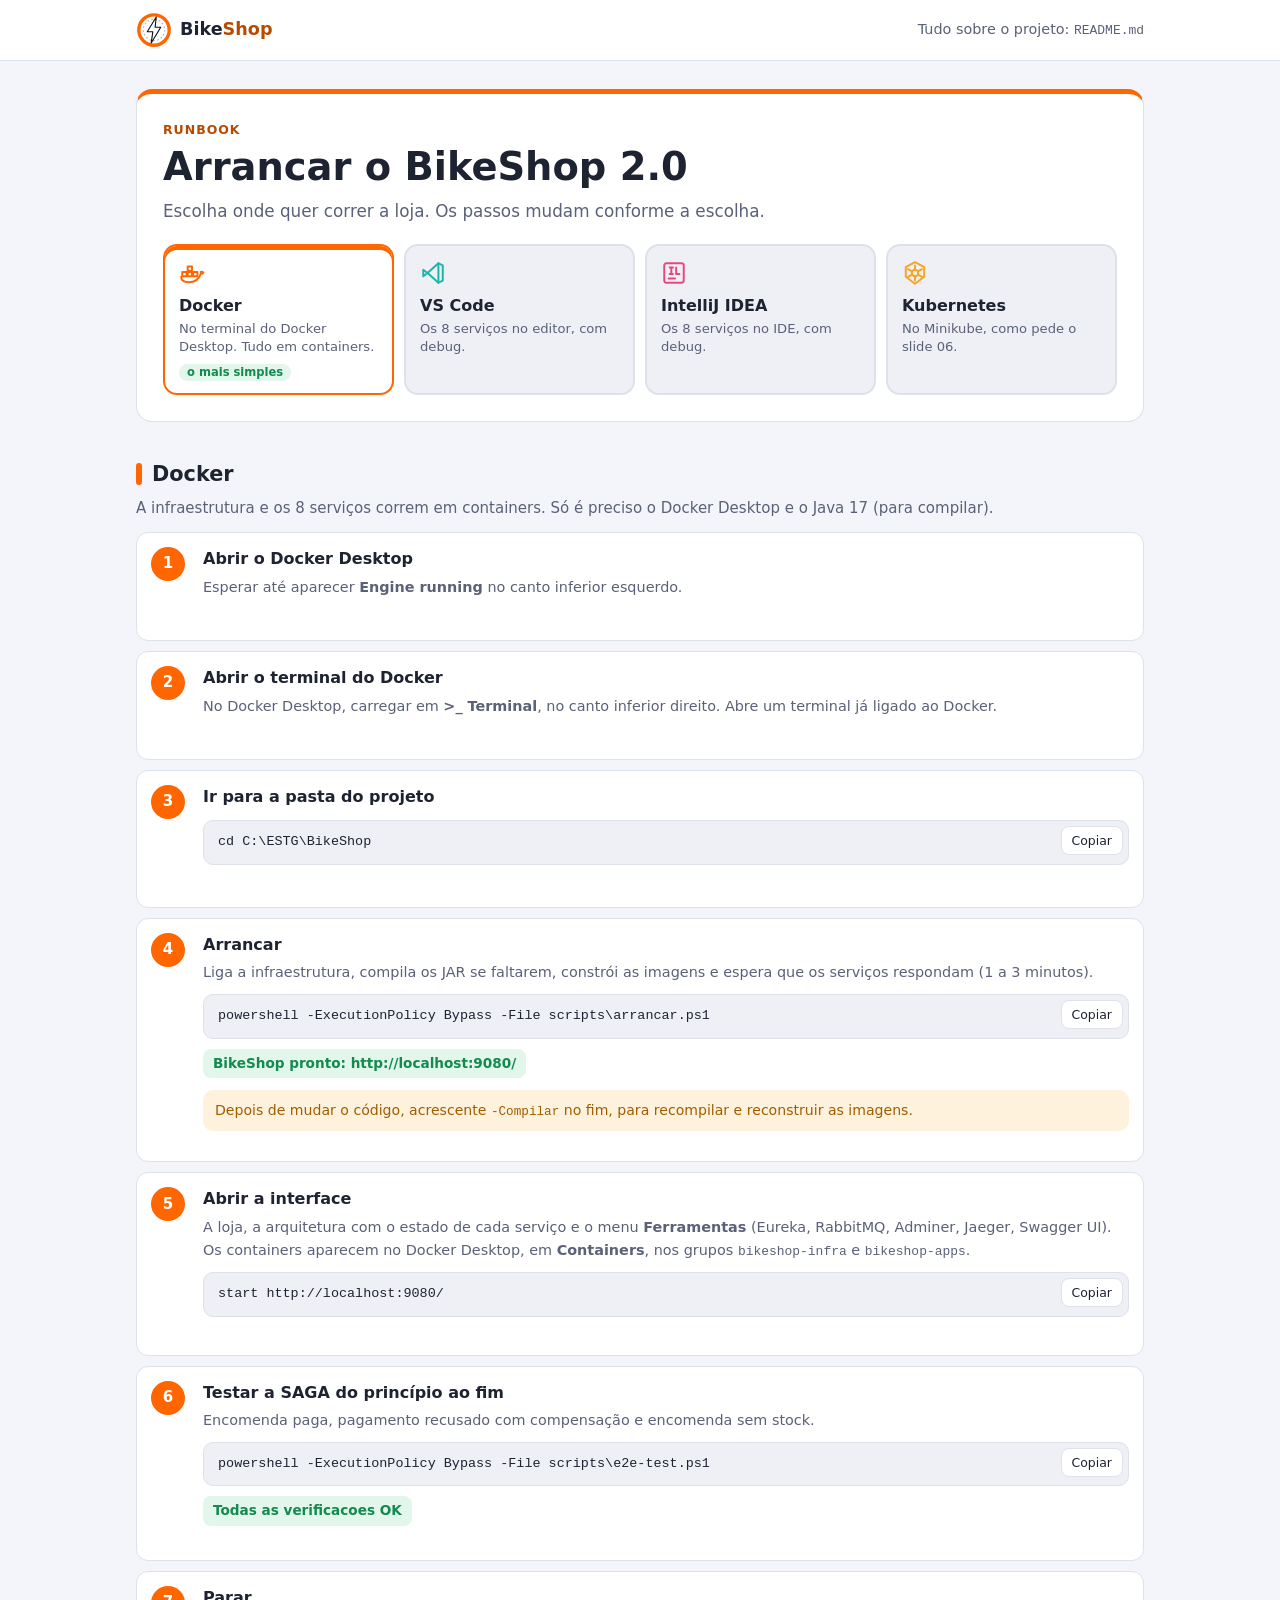
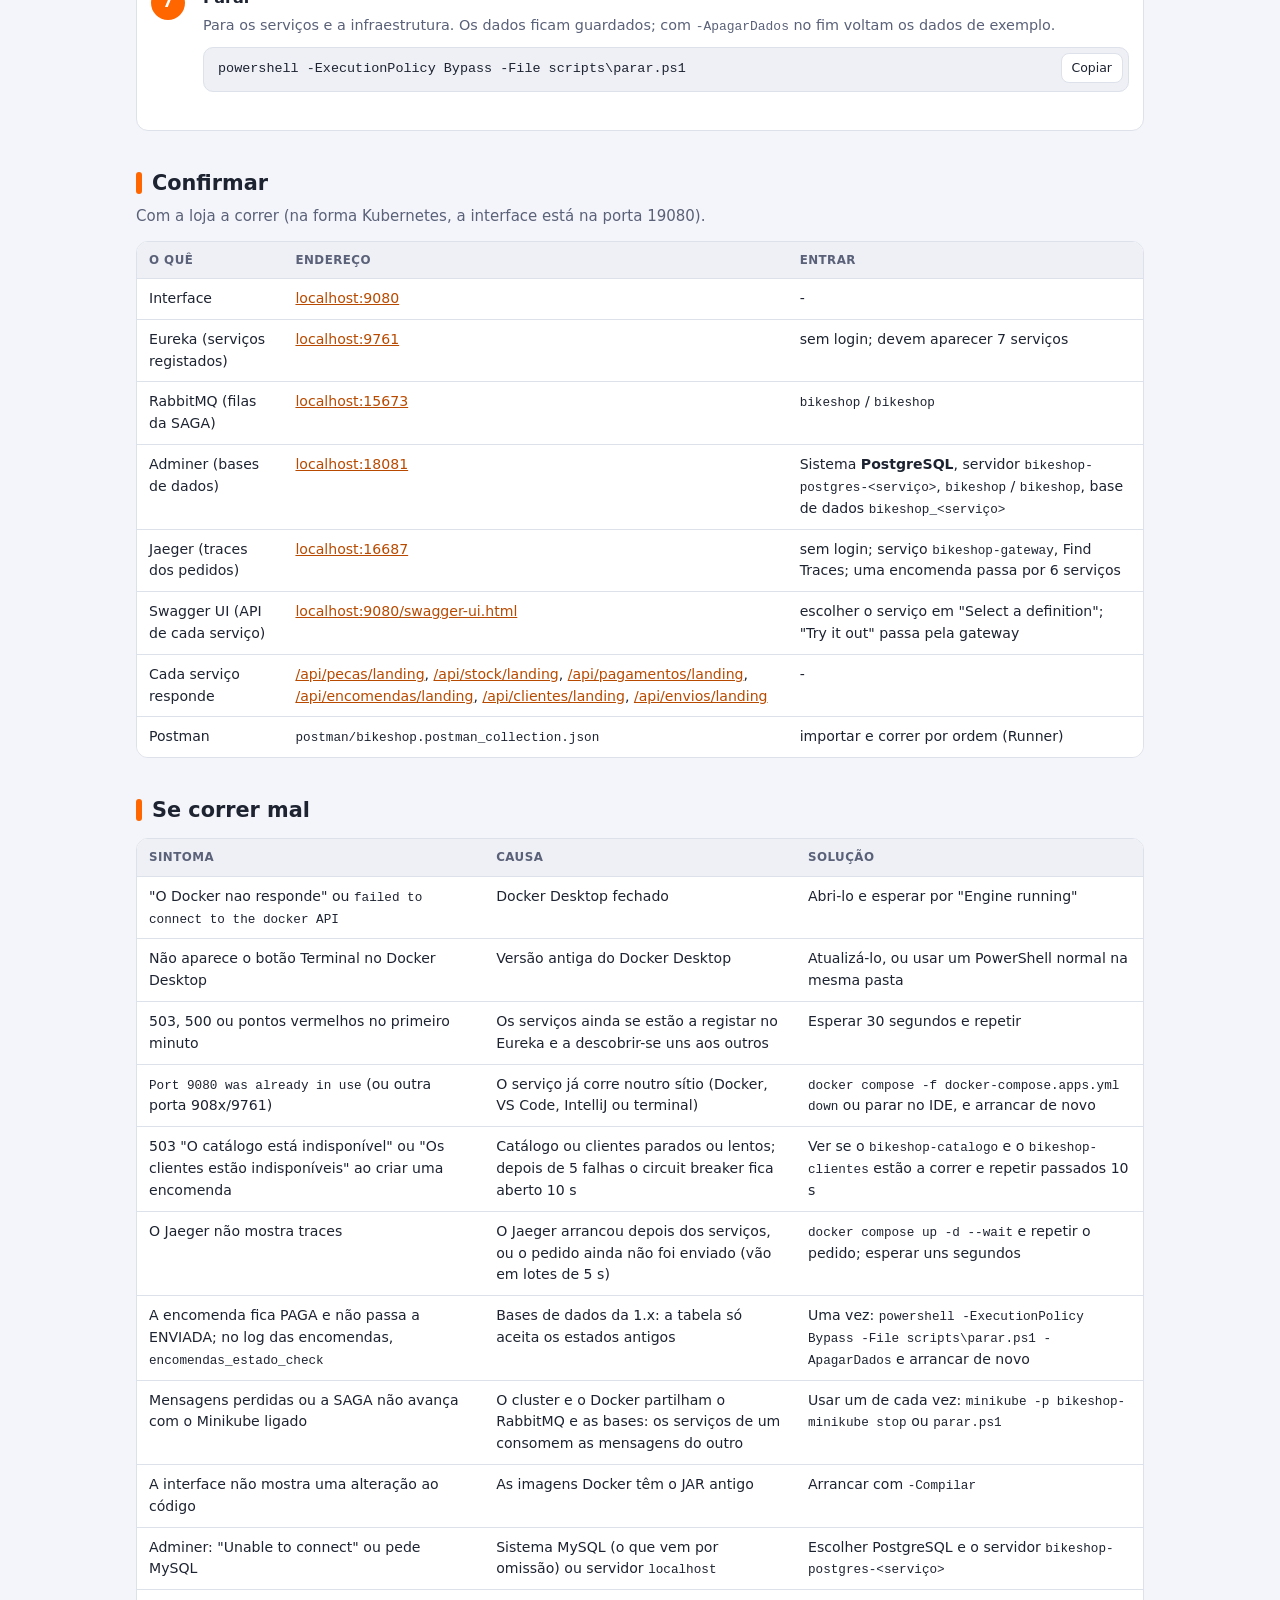
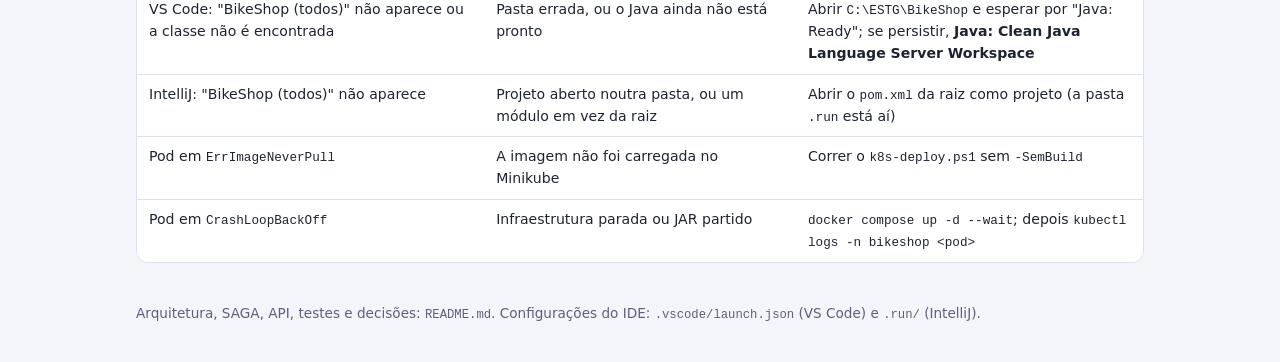
<file: RUNBOOK.html>
<!doctype html>
<html lang="pt-PT">
<head>
<meta charset="utf-8">
<meta name="viewport" content="width=device-width, initial-scale=1">
<title>Runbook · BikeShop 2.0</title>
<meta name="description" content="Como arrancar o BikeShop: no terminal do Docker Desktop, pelo VS Code, pelo IntelliJ IDEA ou no Minikube.">
<style>
:root{--bg:#f4f5fa;--s:#fff;--s2:#eef0f6;--t:#1d2330;--m:#5a6178;--b:#dde1ea;--a:#ff6600;--ai:#b84a00;--ok:#138a4e;--okb:#e3f6ec;--warn:#a15c00;--warnb:#fff2dc;--dk:#ff6600;--vs:#19b6a8;--ij:#e5487f;--k8:#f5a524;color-scheme:light}
@media (prefers-color-scheme:dark){:root{--bg:#0e1020;--s:#181b2e;--s2:#20243a;--t:#eef0f7;--m:#a9afc6;--b:#2e3350;--ai:#ff8a3d;--ok:#34d399;--okb:#10302a;--warn:#f5b54a;--warnb:#33270f;color-scheme:dark}}
*{box-sizing:border-box}
body{margin:0;background:var(--bg);color:var(--t);font:15px/1.55 "Segoe UI",system-ui,-apple-system,Roboto,sans-serif}
a{color:var(--ai)}
code,pre,kbd{font-family:ui-monospace,"Cascadia Code",Consolas,monospace}
code{font-size:.9em}
kbd{padding:1px 6px;border:1px solid var(--b);border-bottom-width:2px;border-radius:6px;background:var(--s2);font-size:.85em}
.wrap{max-width:1040px;margin:0 auto;padding:0 16px}
header.top{background:var(--s);border-bottom:1px solid var(--b)}
.top .wrap{display:flex;align-items:center;flex-wrap:wrap;gap:6px 12px;min-height:60px;padding-top:8px;padding-bottom:8px}
.brand{display:flex;align-items:center;gap:8px;font-weight:800;font-size:1.1rem}
.brand svg{width:36px;height:36px}.wm span{color:var(--ai)}
.top .doc{margin-left:auto;font-size:.9rem;color:var(--m)}
.hero{margin:28px 0 8px;padding:26px;border-radius:16px;background:var(--s);border:1px solid var(--b);border-top:5px solid var(--a)}
.eyebrow{margin:0;color:var(--ai);font-weight:700;font-size:.78rem;letter-spacing:.08em;text-transform:uppercase}
h1{margin:6px 0 0;font-size:clamp(1.6rem,1.2rem + 1.8vw,2.4rem);line-height:1.15}
.lead{margin:8px 0 0;color:var(--m);font-size:1.05rem}
/* Seletor da forma de arrancar */
.modos{display:grid;grid-template-columns:repeat(4,minmax(0,1fr));gap:10px;margin:20px 0 0}
.modo{--c:var(--a);display:flex;flex-direction:column;align-items:flex-start;gap:2px;padding:14px 14px 12px;border-radius:14px;border:2px solid var(--b);background:var(--s2);color:var(--t);font:inherit;text-align:left;cursor:pointer;transition:border-color .15s,background .15s,transform .15s}
.modo:hover{border-color:var(--c);transform:translateY(-1px)}
.modo:focus-visible{outline:3px solid var(--c);outline-offset:2px}
.modo[aria-selected="true"]{border-color:var(--c);background:var(--s);box-shadow:inset 0 4px 0 var(--c)}
.modo svg{width:26px;height:26px;margin-bottom:6px;color:var(--c);fill:none;stroke:currentColor;stroke-width:1.8;stroke-linecap:round;stroke-linejoin:round}
.modo b{font-size:1rem}.modo span{color:var(--m);font-size:.82rem;line-height:1.35}
.modo .tag{margin-top:6px;padding:1px 8px;border-radius:999px;background:var(--okb);color:var(--ok);font-size:.72rem;font-weight:700}
.dk{--c:var(--dk)}.vs{--c:var(--vs)}.ij{--c:var(--ij)}.k8{--c:var(--k8)}
.painel[hidden]{display:block}.js .painel[hidden]{display:none}
.painel{margin-top:8px}
h2{margin:36px 0 12px;font-size:1.3rem;display:flex;align-items:center;gap:10px}
h2:before{content:"";flex:none;width:6px;height:22px;border-radius:3px;background:var(--c,var(--a))}
.sub{margin:-6px 0 12px;color:var(--m)}
.porque{margin:0 0 12px;padding:12px 14px;border-radius:12px;background:var(--s);border:1px solid var(--b);border-left:4px solid var(--c);font-size:.92rem}
ol.steps{list-style:none;margin:0;padding:0;display:grid;gap:10px;counter-reset:n}
ol.steps>li{counter-increment:n;display:grid;grid-template-columns:40px minmax(0,1fr);gap:4px 12px;padding:14px;border-radius:12px;background:var(--s);border:1px solid var(--b)}
ol.steps>li>*{grid-column:2}
ol.steps>li:before{content:counter(n);grid-column:1;grid-row:1 / span 9;display:grid;place-items:center;width:34px;height:34px;border-radius:50%;background:var(--c,var(--a));color:#fff;font-weight:800}
ol.steps h3{margin:0;font-size:1rem}ol.steps p{margin:0;color:var(--m);font-size:.9rem}
.cmd{position:relative;margin:6px 0 0}
.cmd pre{margin:0;padding:11px 84px 11px 14px;border-radius:10px;background:var(--s2);border:1px solid var(--b);overflow-x:auto;font-size:.84rem;white-space:pre}
.copy{position:absolute;top:6px;right:6px;padding:4px 10px;border:1px solid var(--b);border-radius:8px;background:var(--s);color:var(--t);font:inherit;font-size:.78rem;cursor:pointer}
.copy:hover{border-color:var(--a)}
.ok{display:block;width:fit-content;max-width:100%;margin-top:6px;padding:4px 10px;border-radius:8px;background:var(--okb);color:var(--ok);font-size:.85rem;font-weight:600}
.note{margin-top:8px;padding:10px 12px;border-radius:10px;background:var(--warnb);color:var(--warn);font-size:.88rem}
table{width:100%;border-collapse:collapse;background:var(--s);font-size:.88rem}
th,td{padding:9px 12px;border-bottom:1px solid var(--b);text-align:left;vertical-align:top}
th{background:var(--s2);color:var(--m);font-size:.74rem;letter-spacing:.04em;text-transform:uppercase}
tr:last-child td{border-bottom:0}.tw{overflow-x:auto;border-radius:12px;border:1px solid var(--b)}
footer{margin:40px 0;color:var(--m);font-size:.85rem}
@media (max-width:860px){.modos{grid-template-columns:repeat(2,minmax(0,1fr))}}
@media (max-width:760px){ol.steps>li{grid-template-columns:minmax(0,1fr)}ol.steps>li>*{grid-column:1}ol.steps>li:before{grid-row:auto}.hero{padding:20px}}
@media (max-width:420px){.modo span:not(.tag){display:none}}
</style>
</head>
<body>
<header class="top"><div class="wrap">
  <div class="brand"><svg viewBox="0 0 64 64" aria-hidden="true"><circle cx="32" cy="32" r="27" fill="none" stroke="#FF6600" stroke-width="6"/><circle cx="32" cy="32" r="19" fill="none" stroke="currentColor" stroke-opacity=".35" stroke-width="2" stroke-dasharray="3 4"/><path d="M36 9 L20 35 H30 L27 55 L44 27 H34 Z" fill="#FFFFFF" stroke="#111111" stroke-width="2" stroke-linejoin="round"/></svg><span class="wm">Bike<span>Shop</span></span></div>
  <span class="doc">Tudo sobre o projeto: <code>README.md</code></span>
</div></header>

<main class="wrap">
<section class="hero">
  <p class="eyebrow">Runbook</p>
  <h1>Arrancar o BikeShop 2.0</h1>
  <p class="lead">Escolha onde quer correr a loja. Os passos mudam conforme a escolha.</p>
  <div class="modos" role="tablist" aria-label="Forma de arrancar">
    <button class="modo dk" role="tab" id="t-docker" aria-controls="docker" aria-selected="true">
      <svg viewBox="0 0 24 24" aria-hidden="true"><rect x="3" y="11" width="4" height="4"/><rect x="8" y="11" width="4" height="4"/><rect x="13" y="11" width="4" height="4"/><rect x="8" y="6" width="4" height="4"/><path d="M2 15.5c0 3 2.5 5 7 5 6 0 9.5-3 11-7.5 1 0 2-.5 2.5-1.5-1-.7-2-.6-2.5-.4"/></svg>
      <b>Docker</b><span>No terminal do Docker Desktop. Tudo em containers.</span><span class="tag">o mais simples</span>
    </button>
    <button class="modo vs" role="tab" id="t-vscode" aria-controls="vscode" aria-selected="false">
      <svg viewBox="0 0 24 24" aria-hidden="true"><path d="M17 3l4 2v14l-4 2L7 12l10-9z"/><path d="M17 3v18M7 12L3 9v6l4-3"/></svg>
      <b>VS Code</b><span>Os 8 serviços no editor, com debug.</span>
    </button>
    <button class="modo ij" role="tab" id="t-intellij" aria-controls="intellij" aria-selected="false">
      <svg viewBox="0 0 24 24" aria-hidden="true"><rect x="3" y="3" width="18" height="18" rx="2"/><path d="M7 17h6M8 7h3M9.5 7v6M8 13h3M14 7v6h3"/></svg>
      <b>IntelliJ IDEA</b><span>Os 8 serviços no IDE, com debug.</span>
    </button>
    <button class="modo k8" role="tab" id="t-k8s" aria-controls="k8s" aria-selected="false">
      <svg viewBox="0 0 24 24" aria-hidden="true"><path d="M12 2l8.5 4.5v9L12 22l-8.5-6.5v-9L12 2z"/><circle cx="12" cy="12" r="3"/><path d="M12 5v4M12 15v4M5.5 8.5L9.4 10.5M14.6 13.5l3.9 2M18.5 8.5l-3.9 2M9.4 13.5l-3.9 2"/></svg>
      <b>Kubernetes</b><span>No Minikube, como pede o slide 06.</span>
    </button>
  </div>
</section>

<!-- Docker -->
<section class="painel dk" id="docker" role="tabpanel" aria-labelledby="t-docker">
  <h2>Docker</h2>
  <p class="sub">A infraestrutura e os 8 serviços correm em containers. Só é preciso o Docker Desktop e o Java 17 (para compilar).</p>
  <ol class="steps">
    <li>
      <h3>Abrir o Docker Desktop</h3>
      <p>Esperar até aparecer <b>Engine running</b> no canto inferior esquerdo.</p>
    </li>
    <li>
      <h3>Abrir o terminal do Docker</h3>
      <p>No Docker Desktop, carregar em <b>&gt;_ Terminal</b>, no canto inferior direito. Abre um terminal já ligado ao Docker.</p>
    </li>
    <li>
      <h3>Ir para a pasta do projeto</h3>
      <div class="cmd"><pre>cd C:\ESTG\BikeShop</pre></div>
    </li>
    <li>
      <h3>Arrancar</h3>
      <p>Liga a infraestrutura, compila os JAR se faltarem, constrói as imagens e espera que os serviços respondam (1 a 3 minutos).</p>
      <div class="cmd"><pre>powershell -ExecutionPolicy Bypass -File scripts\arrancar.ps1</pre></div>
      <span class="ok">BikeShop pronto: http://localhost:9080/</span>
      <div class="note">Depois de mudar o código, acrescente <code>-Compilar</code> no fim, para recompilar e reconstruir as imagens.</div>
    </li>
    <li>
      <h3>Abrir a interface</h3>
      <p>A loja, a arquitetura com o estado de cada serviço e o menu <b>Ferramentas</b> (Eureka, RabbitMQ, Adminer, Jaeger, Swagger UI). Os containers aparecem no Docker Desktop, em <b>Containers</b>, nos grupos <code>bikeshop-infra</code> e <code>bikeshop-apps</code>.</p>
      <div class="cmd"><pre>start http://localhost:9080/</pre></div>
    </li>
    <li>
      <h3>Testar a SAGA do princípio ao fim</h3>
      <p>Encomenda paga, pagamento recusado com compensação e encomenda sem stock.</p>
      <div class="cmd"><pre>powershell -ExecutionPolicy Bypass -File scripts\e2e-test.ps1</pre></div>
      <span class="ok">Todas as verificacoes OK</span>
    </li>
    <li>
      <h3>Parar</h3>
      <p>Para os serviços e a infraestrutura. Os dados ficam guardados; com <code>-ApagarDados</code> no fim voltam os dados de exemplo.</p>
      <div class="cmd"><pre>powershell -ExecutionPolicy Bypass -File scripts\parar.ps1</pre></div>
    </li>
  </ol>
</section>

<!-- VS Code -->
<section class="painel vs" id="vscode" role="tabpanel" aria-labelledby="t-vscode" hidden>
  <h2>VS Code</h2>
  <p class="sub">Para programar: a infraestrutura fica em Docker e os 8 serviços correm no VS Code, com breakpoints.</p>
  <ol class="steps">
    <li>
      <h3>Abrir o Docker Desktop</h3>
      <p>Esperar por <b>Engine running</b>. As bases de dados e o RabbitMQ correm lá.</p>
    </li>
    <li>
      <h3>Instalar a extensão Java</h3>
      <p>Em <b>Extensions</b> (<kbd>Ctrl</kbd>+<kbd>Shift</kbd>+<kbd>X</kbd>), instalar o <b>Extension Pack for Java</b> (Microsoft). Só na primeira vez.</p>
    </li>
    <li>
      <h3>Abrir a pasta do projeto</h3>
      <p><b>File › Open Folder</b> e escolher <code>C:\ESTG\BikeShop</code>.</p>
    </li>
    <li>
      <h3>Arrancar a infraestrutura</h3>
      <p>No terminal do VS Code (<kbd>Ctrl</kbd>+<kbd>`</kbd>): 6 PostgreSQL, RabbitMQ, Jaeger e Adminer.</p>
      <div class="cmd"><pre>docker compose up -d --wait</pre></div>
      <span class="ok">Container bikeshop-rabbitmq Healthy</span>
      <div class="note">Se os serviços estiverem a correr em Docker, pare-os primeiro, porque usam as mesmas portas: <code>docker compose -f docker-compose.apps.yml down</code></div>
    </li>
    <li>
      <h3>Esperar por "Java: Ready"</h3>
      <p>Na barra de baixo. Na primeira vez demora, porque importa os 8 módulos Maven.</p>
    </li>
    <li>
      <h3>Correr "BikeShop (todos)"</h3>
      <p>Abrir <b>Run and Debug</b> (<kbd>Ctrl</kbd>+<kbd>Shift</kbd>+<kbd>D</kbd>), escolher <b>BikeShop (todos)</b> na lista de cima e carregar em ▶. Arranca o registo e os outros 7; cada um fica com a sua consola.</p>
      <div class="note">Para correr só um, escolha-o na mesma lista (<code>bikeshop-catalogo</code>, …). O <code>bikeshop-registo</code> tem de estar sempre a correr.</div>
    </li>
    <li>
      <h3>Confirmar</h3>
      <p>Esperar uns 30 segundos, para os serviços se registarem no Eureka, e no terminal:</p>
      <div class="cmd"><pre>.\scripts\e2e-test.ps1</pre></div>
      <span class="ok">Todas as verificacoes OK</span>
    </li>
    <li>
      <h3>Parar</h3>
      <p>Botão ■ na barra de debug (<kbd>Shift</kbd>+<kbd>F5</kbd>) para os serviços; depois a infraestrutura:</p>
      <div class="cmd"><pre>docker compose down</pre></div>
    </li>
  </ol>
</section>

<!-- IntelliJ -->
<section class="painel ij" id="intellij" role="tabpanel" aria-labelledby="t-intellij" hidden>
  <h2>IntelliJ IDEA</h2>
  <p class="sub">Para programar: a infraestrutura fica em Docker e os 8 serviços correm no IntelliJ, com breakpoints.</p>
  <ol class="steps">
    <li>
      <h3>Abrir o Docker Desktop</h3>
      <p>Esperar por <b>Engine running</b>. As bases de dados e o RabbitMQ correm lá.</p>
    </li>
    <li>
      <h3>Abrir o projeto</h3>
      <p><b>File › Open</b>, escolher o <code>pom.xml</code> da raiz (<code>C:\ESTG\BikeShop\pom.xml</code>) e <b>Open as Project</b>.</p>
    </li>
    <li>
      <h3>Esperar pelo Maven</h3>
      <p>Até a barra de baixo deixar de indexar e aparecerem os 8 módulos <code>bikeshop-*</code>.</p>
    </li>
    <li>
      <h3>Arrancar a infraestrutura</h3>
      <p>No terminal do IntelliJ (<kbd>Alt</kbd>+<kbd>F12</kbd>): 6 PostgreSQL, RabbitMQ, Jaeger e Adminer.</p>
      <div class="cmd"><pre>docker compose up -d --wait</pre></div>
      <span class="ok">Container bikeshop-rabbitmq Healthy</span>
      <div class="note">Se os serviços estiverem a correr em Docker, pare-os primeiro, porque usam as mesmas portas: <code>docker compose -f docker-compose.apps.yml down</code></div>
    </li>
    <li>
      <h3>Correr "BikeShop (todos)"</h3>
      <p>Na lista de configurações (em cima, à direita), escolher <b>BikeShop (todos)</b> e carregar em ▶. Arranca o registo e os outros 7, cada um no seu separador da janela <b>Run</b>.</p>
      <div class="note">Para correr só um, as configurações estão na pasta <b>BikeShop</b> da mesma lista. O <code>bikeshop-registo</code> tem de estar sempre a correr.</div>
    </li>
    <li>
      <h3>Confirmar</h3>
      <p>Esperar uns 30 segundos, para os serviços se registarem no Eureka, e no terminal:</p>
      <div class="cmd"><pre>.\scripts\e2e-test.ps1</pre></div>
      <span class="ok">Todas as verificacoes OK</span>
    </li>
    <li>
      <h3>Parar</h3>
      <p>Botão ■ na janela Run (<kbd>Ctrl</kbd>+<kbd>F2</kbd>) para os serviços; depois a infraestrutura:</p>
      <div class="cmd"><pre>docker compose down</pre></div>
    </li>
  </ol>
</section>

<!-- Kubernetes -->
<section class="painel k8" id="k8s" role="tabpanel" aria-labelledby="t-k8s" hidden>
  <h2>Kubernetes (Minikube)</h2>
  <p class="porque"><b>Porquê?</b> O slide 06 pede o projeto todo no Kubernetes, com réplicas, ConfigMap e Secret, e uma nova versão posta em produção. É opcional: para usar a loja ou programar, basta Docker, VS Code ou IntelliJ. Aqui os 8 serviços correm no cluster (perfil <code>bikeshop-minikube</code>, namespace <code>bikeshop</code>), o catálogo com 2 réplicas; a infraestrutura continua no Docker.</p>
  <ol class="steps">
    <li>
      <h3>Abrir o Docker Desktop e o terminal</h3>
      <p>Esperar por <b>Engine running</b>, abrir <b>&gt;_ Terminal</b> e ir para a pasta do projeto. Precisa também do Minikube e do kubectl instalados.</p>
      <div class="cmd"><pre>cd C:\ESTG\BikeShop</pre></div>
    </li>
    <li>
      <h3>Pôr no cluster</h3>
      <p>Arranca o Minikube se preciso, compila, constrói as imagens, carrega-as no cluster e aplica <code>k8s/</code>. Na primeira vez demora alguns minutos.</p>
      <div class="cmd"><pre>powershell -ExecutionPolicy Bypass -File scripts\k8s-deploy.ps1</pre></div>
      <span class="ok">deployment "bikeshop-encomendas" successfully rolled out</span>
    </li>
    <li>
      <h3>Abrir a gateway do cluster</h3>
      <p>Deixar este comando a correr; a interface fica em http://localhost:19080/.</p>
      <div class="cmd"><pre>kubectl port-forward -n bikeshop svc/bikeshop-gateway 19080:80</pre></div>
    </li>
    <li>
      <h3>Testar e ver os pods</h3>
      <p>Noutro terminal, também na pasta do projeto:</p>
      <div class="cmd"><pre>powershell -ExecutionPolicy Bypass -File scripts\e2e-test.ps1 -Gateway http://localhost:19080
kubectl get pods -n bikeshop</pre></div>
    </li>
    <li>
      <h3>Nova versão a partir do Docker Hub</h3>
      <p>Muda um serviço para uma imagem publicada e acompanha a troca dos pods, um de cada vez.</p>
      <div class="cmd"><pre>powershell -ExecutionPolicy Bypass -File scripts\k8s-atualizar.ps1 -Utilizador 8220800 -Servico catalogo -Versao 2.0</pre></div>
    </li>
    <li>
      <h3>Parar o cluster</h3>
      <p>Os pods voltam no próximo <code>minikube start</code>.</p>
      <div class="cmd"><pre>minikube -p bikeshop-minikube stop</pre></div>
    </li>
  </ol>
</section>

<h2 id="confirmar">Confirmar</h2>
<p class="sub">Com a loja a correr (na forma Kubernetes, a interface está na porta 19080).</p>
<div class="tw"><table>
  <thead><tr><th>O quê</th><th>Endereço</th><th>Entrar</th></tr></thead>
  <tbody>
    <tr><td>Interface</td><td><a href="http://localhost:9080/">localhost:9080</a></td><td>-</td></tr>
    <tr><td>Eureka (serviços registados)</td><td><a href="http://localhost:9761/">localhost:9761</a></td><td>sem login; devem aparecer 7 serviços</td></tr>
    <tr><td>RabbitMQ (filas da SAGA)</td><td><a href="http://localhost:15673/">localhost:15673</a></td><td><code>bikeshop</code> / <code>bikeshop</code></td></tr>
    <tr><td>Adminer (bases de dados)</td><td><a href="http://localhost:18081/">localhost:18081</a></td><td>Sistema <b>PostgreSQL</b>, servidor <code>bikeshop-postgres-&lt;serviço&gt;</code>, <code>bikeshop</code> / <code>bikeshop</code>, base de dados <code>bikeshop_&lt;serviço&gt;</code></td></tr>
    <tr><td>Jaeger (traces dos pedidos)</td><td><a href="http://localhost:16687/">localhost:16687</a></td><td>sem login; serviço <code>bikeshop-gateway</code>, Find Traces; uma encomenda passa por 6 serviços</td></tr>
    <tr><td>Swagger UI (API de cada serviço)</td><td><a href="http://localhost:9080/swagger-ui.html">localhost:9080/swagger-ui.html</a></td><td>escolher o serviço em "Select a definition"; "Try it out" passa pela gateway</td></tr>
    <tr><td>Cada serviço responde</td><td><a href="http://localhost:9080/api/pecas/landing">/api/pecas/landing</a>, <a href="http://localhost:9080/api/stock/landing">/api/stock/landing</a>, <a href="http://localhost:9080/api/pagamentos/landing">/api/pagamentos/landing</a>, <a href="http://localhost:9080/api/encomendas/landing">/api/encomendas/landing</a>, <a href="http://localhost:9080/api/clientes/landing">/api/clientes/landing</a>, <a href="http://localhost:9080/api/envios/landing">/api/envios/landing</a></td><td>-</td></tr>
    <tr><td>Postman</td><td><code>postman/bikeshop.postman_collection.json</code></td><td>importar e correr por ordem (Runner)</td></tr>
  </tbody>
</table></div>

<h2 id="problemas">Se correr mal</h2>
<div class="tw"><table>
  <thead><tr><th>Sintoma</th><th>Causa</th><th>Solução</th></tr></thead>
  <tbody>
    <tr><td>"O Docker nao responde" ou <code>failed to connect to the docker API</code></td><td>Docker Desktop fechado</td><td>Abri-lo e esperar por "Engine running"</td></tr>
    <tr><td>Não aparece o botão Terminal no Docker Desktop</td><td>Versão antiga do Docker Desktop</td><td>Atualizá-lo, ou usar um PowerShell normal na mesma pasta</td></tr>
    <tr><td>503, 500 ou pontos vermelhos no primeiro minuto</td><td>Os serviços ainda se estão a registar no Eureka e a descobrir-se uns aos outros</td><td>Esperar 30 segundos e repetir</td></tr>
    <tr><td><code>Port 9080 was already in use</code> (ou outra porta 908x/9761)</td><td>O serviço já corre noutro sítio (Docker, VS Code, IntelliJ ou terminal)</td><td><code>docker compose -f docker-compose.apps.yml down</code> ou parar no IDE, e arrancar de novo</td></tr>
    <tr><td>503 "O catálogo está indisponível" ou "Os clientes estão indisponíveis" ao criar uma encomenda</td><td>Catálogo ou clientes parados ou lentos; depois de 5 falhas o circuit breaker fica aberto 10 s</td><td>Ver se o <code>bikeshop-catalogo</code> e o <code>bikeshop-clientes</code> estão a correr e repetir passados 10 s</td></tr>
    <tr><td>O Jaeger não mostra traces</td><td>O Jaeger arrancou depois dos serviços, ou o pedido ainda não foi enviado (vão em lotes de 5 s)</td><td><code>docker compose up -d --wait</code> e repetir o pedido; esperar uns segundos</td></tr>
    <tr><td>A encomenda fica PAGA e não passa a ENVIADA; no log das encomendas, <code>encomendas_estado_check</code></td><td>Bases de dados da 1.x: a tabela só aceita os estados antigos</td><td>Uma vez: <code>powershell -ExecutionPolicy Bypass -File scripts\parar.ps1 -ApagarDados</code> e arrancar de novo</td></tr>
    <tr><td>Mensagens perdidas ou a SAGA não avança com o Minikube ligado</td><td>O cluster e o Docker partilham o RabbitMQ e as bases: os serviços de um consomem as mensagens do outro</td><td>Usar um de cada vez: <code>minikube -p bikeshop-minikube stop</code> ou <code>parar.ps1</code></td></tr>
    <tr><td>A interface não mostra uma alteração ao código</td><td>As imagens Docker têm o JAR antigo</td><td>Arrancar com <code>-Compilar</code></td></tr>
    <tr><td>Adminer: "Unable to connect" ou pede MySQL</td><td>Sistema MySQL (o que vem por omissão) ou servidor <code>localhost</code></td><td>Escolher PostgreSQL e o servidor <code>bikeshop-postgres-&lt;serviço&gt;</code></td></tr>
    <tr><td>VS Code: "BikeShop (todos)" não aparece ou a classe não é encontrada</td><td>Pasta errada, ou o Java ainda não está pronto</td><td>Abrir <code>C:\ESTG\BikeShop</code> e esperar por "Java: Ready"; se persistir, <b>Java: Clean Java Language Server Workspace</b></td></tr>
    <tr><td>IntelliJ: "BikeShop (todos)" não aparece</td><td>Projeto aberto noutra pasta, ou um módulo em vez da raiz</td><td>Abrir o <code>pom.xml</code> da raiz como projeto (a pasta <code>.run</code> está aí)</td></tr>
    <tr><td>Pod em <code>ErrImageNeverPull</code></td><td>A imagem não foi carregada no Minikube</td><td>Correr o <code>k8s-deploy.ps1</code> sem <code>-SemBuild</code></td></tr>
    <tr><td>Pod em <code>CrashLoopBackOff</code></td><td>Infraestrutura parada ou JAR partido</td><td><code>docker compose up -d --wait</code>; depois <code>kubectl logs -n bikeshop &lt;pod&gt;</code></td></tr>
  </tbody>
</table></div>

<footer>Arquitetura, SAGA, API, testes e decisões: <code>README.md</code>. Configurações do IDE: <code>.vscode/launch.json</code> (VS Code) e <code>.run/</code> (IntelliJ).</footer>
</main>

<script>
// Botão Copiar em cada comando
document.querySelectorAll('.cmd').forEach(function (box) {
  var b = document.createElement('button'); b.className = 'copy'; b.type = 'button'; b.textContent = 'Copiar';
  b.onclick = function () {
    var t = box.querySelector('pre').innerText;
    (navigator.clipboard ? navigator.clipboard.writeText(t) : Promise.reject()).then(function () { b.textContent = 'Copiado'; },
      function () { b.textContent = 'Selecione e copie'; });
    setTimeout(function () { b.textContent = 'Copiar'; }, 1500);
  };
  box.appendChild(b);
});

// Seletor: mostra só a forma escolhida; fica no endereço (#vscode) e é lembrado neste browser.
// Sem JavaScript, as quatro formas aparecem umas a seguir às outras.
(function () {
  document.documentElement.classList.add('js');
  var tabs = Array.prototype.slice.call(document.querySelectorAll('.modo'));
  var ids = tabs.map(function (t) { return t.getAttribute('aria-controls'); });
  function mostrar(id, foco) {
    if (ids.indexOf(id) < 0) id = ids[0];
    tabs.forEach(function (t) {
      var on = t.getAttribute('aria-controls') === id;
      t.setAttribute('aria-selected', on); t.tabIndex = on ? 0 : -1;
      document.getElementById(t.getAttribute('aria-controls')).hidden = !on;
      if (on && foco) t.focus();
    });
    try { localStorage.setItem('bikeshop.runbook', id); } catch (e) { }
    if (location.hash !== '#' + id) history.replaceState(null, '', '#' + id);
  }
  tabs.forEach(function (t, i) {
    t.addEventListener('click', function () { mostrar(t.getAttribute('aria-controls')); });
    t.addEventListener('keydown', function (e) {
      var d = { ArrowRight: 1, ArrowDown: 1, ArrowLeft: -1, ArrowUp: -1 }[e.key];
      if (!d) return;
      e.preventDefault();
      mostrar(ids[(i + d + ids.length) % ids.length], true);
    });
  });
  var guardado = null;
  try { guardado = localStorage.getItem('bikeshop.runbook'); } catch (e) { }
  mostrar(location.hash.slice(1) || guardado || ids[0]);
  window.addEventListener('hashchange', function () { mostrar(location.hash.slice(1)); });
})();
</script>
</body>
</html>
</file>
